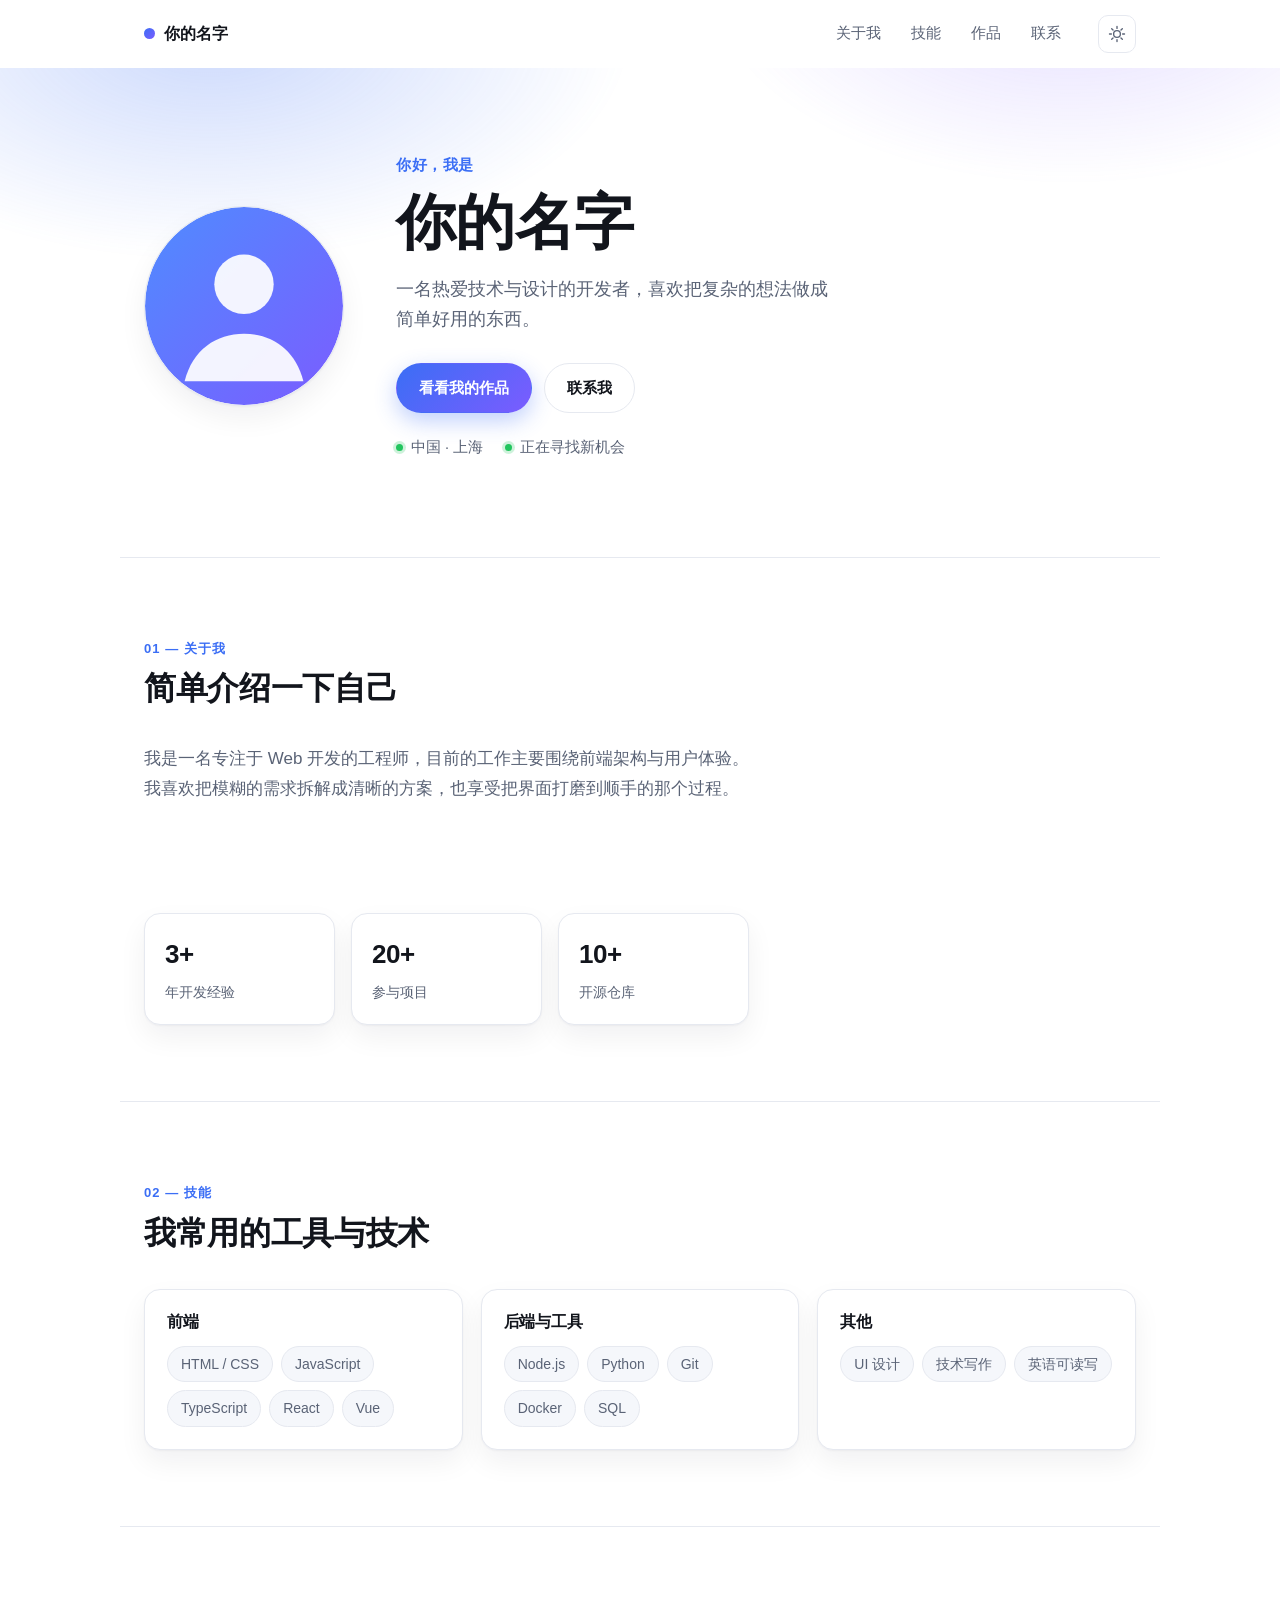
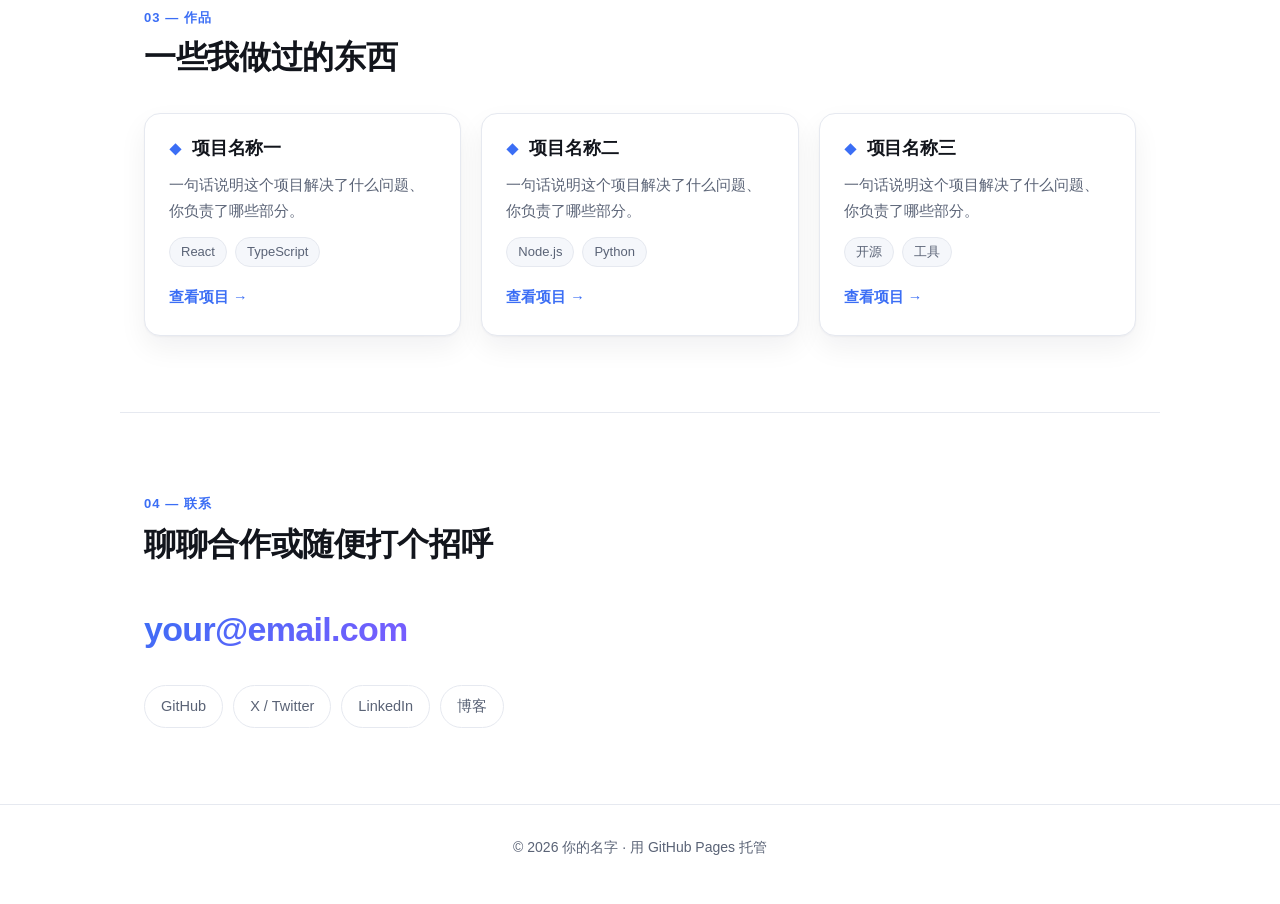
<file: index.html>
<!DOCTYPE html>
<html lang="zh-CN" data-theme="light">
<head>
  <meta charset="UTF-8" />
  <meta name="viewport" content="width=device-width, initial-scale=1.0" />

  <!-- ★ 修改这里：浏览器标签页标题 + 搜索引擎描述 -->
  <title>你的名字 · 个人主页</title>
  <meta name="description" content="你的名字的个人主页，一名热爱技术与设计的开发者。" />
  <meta name="author" content="你的名字" />

  <!-- 社交平台分享卡片 -->
  <meta property="og:type" content="website" />
  <meta property="og:title" content="你的名字 · 个人主页" />
  <meta property="og:description" content="你的名字的个人主页，一名热爱技术与设计的开发者。" />
  <meta name="twitter:card" content="summary" />

  <link rel="icon" href="data:image/svg+xml,<svg xmlns='http://www.w3.org/2000/svg' viewBox='0 0 100 100'><rect width='100' height='100' rx='24' fill='%232f6fed'/><text x='50' y='68' font-size='58' text-anchor='middle' fill='white' font-family='sans-serif' font-weight='700'>Y</text></svg>" />
  <link rel="stylesheet" href="styles.css" />
</head>
<body>

  <a class="skip-link" href="#main">跳到主要内容</a>

  <!-- ============ 顶部导航 ============ -->
  <header class="nav" id="nav">
    <div class="nav__inner">
      <!-- ★ 修改这里：左上角的名字缩写 -->
      <a class="nav__brand" href="#top">
        <span class="nav__dot"></span>
        <span>你的名字</span>
      </a>

      <nav class="nav__links" id="navLinks" aria-label="主导航">
        <a href="#about">关于我</a>
        <a href="#skills">技能</a>
        <a href="#projects">作品</a>
        <a href="#contact">联系</a>
      </nav>

      <div class="nav__actions">
        <button class="icon-btn" id="themeToggle" type="button" aria-label="切换深浅色主题" title="切换深浅色主题">
          <svg class="i-sun" viewBox="0 0 24 24" aria-hidden="true"><circle cx="12" cy="12" r="4.5"/><g stroke-linecap="round"><path d="M12 2v2.5M12 19.5V22M2 12h2.5M19.5 12H22M4.9 4.9l1.8 1.8M17.3 17.3l1.8 1.8M19.1 4.9l-1.8 1.8M6.7 17.3l-1.8 1.8"/></g></svg>
          <svg class="i-moon" viewBox="0 0 24 24" aria-hidden="true"><path d="M20 14.5A8.5 8.5 0 0 1 9.5 4a8.5 8.5 0 1 0 10.5 10.5z"/></svg>
        </button>
        <button class="icon-btn menu-btn" id="menuBtn" type="button" aria-label="打开菜单" aria-expanded="false">
          <svg viewBox="0 0 24 24" aria-hidden="true"><path d="M4 7h16M4 12h16M4 17h16" stroke-linecap="round"/></svg>
        </button>
      </div>
    </div>
  </header>

  <main id="main">

    <!-- ============ 首屏 ============ -->
    <section class="hero" id="top">
      <div class="hero__glow" aria-hidden="true"></div>

      <div class="hero__inner">
        <div class="hero__avatar reveal">
          <!-- ★ 想用自己的照片：把下面的 <svg> 整体换成 <img src="avatar.jpg" alt="我的头像"> -->
          <svg viewBox="0 0 200 200" role="img" aria-label="头像占位图">
            <defs>
              <linearGradient id="grad" x1="0" y1="0" x2="1" y2="1">
                <stop offset="0%" stop-color="#4f8cff"/>
                <stop offset="100%" stop-color="#7b5cff"/>
              </linearGradient>
            </defs>
            <circle cx="100" cy="100" r="100" fill="url(#grad)"/>
            <circle cx="100" cy="78" r="30" fill="rgba(255,255,255,.92)"/>
            <path d="M40 176c8-32 32-48 60-48s52 16 60 48z" fill="rgba(255,255,255,.92)"/>
          </svg>
        </div>

        <div class="hero__text">
          <p class="hero__hello reveal">你好，我是</p>
          <!-- ★ 修改这里：你的名字 -->
          <h1 class="reveal">你的名字</h1>
          <!-- ★ 修改这里：一句话介绍自己 -->
          <p class="hero__tagline reveal">
            一名热爱技术与设计的开发者，喜欢把复杂的想法做成简单好用的东西。
          </p>

          <div class="hero__cta reveal">
            <a class="btn btn--primary" href="#projects">看看我的作品</a>
            <a class="btn btn--ghost" href="#contact">联系我</a>
          </div>

          <ul class="hero__meta reveal">
            <!-- ★ 修改这里：所在城市 / 当前状态 -->
            <li><span class="meta-dot"></span>中国 · 上海</li>
            <li><span class="meta-dot"></span>正在寻找新机会</li>
          </ul>
        </div>
      </div>
    </section>

    <!-- ============ 关于我 ============ -->
    <section class="section" id="about">
      <div class="section__head reveal">
        <span class="section__eyebrow">01 — 关于我</span>
        <h2>简单介绍一下自己</h2>
      </div>

      <div class="about">
        <!-- ★ 修改这里：换成你的自我介绍，两三段最合适 -->
        <p class="reveal">
          我是一名专注于 Web 开发的工程师，目前的工作主要围绕前端架构与用户体验。
          我喜欢把模糊的需求拆解成清晰的方案，也享受把界面打磨到顺手的那个过程。
        </p>
        <p class="reveal">
          工作之外，我会写一点技术笔记，也会做一些自己用的小工具。
          如果你对我的项目感兴趣，欢迎随时找我聊聊。
        </p>

        <div class="facts reveal">
          <div class="fact">
            <strong>3+</strong>
            <span>年开发经验</span>
          </div>
          <div class="fact">
            <strong>20+</strong>
            <span>参与项目</span>
          </div>
          <div class="fact">
            <strong>10+</strong>
            <span>开源仓库</span>
          </div>
        </div>
      </div>
    </section>

    <!-- ============ 技能 ============ -->
    <section class="section" id="skills">
      <div class="section__head reveal">
        <span class="section__eyebrow">02 — 技能</span>
        <h2>我常用的工具与技术</h2>
      </div>

      <!-- ★ 修改这里：留下你会用的，删掉不用的 -->
      <div class="skills reveal">
        <div class="skill-group">
          <h3>前端</h3>
          <ul class="tags">
            <li>HTML / CSS</li>
            <li>JavaScript</li>
            <li>TypeScript</li>
            <li>React</li>
            <li>Vue</li>
          </ul>
        </div>

        <div class="skill-group">
          <h3>后端与工具</h3>
          <ul class="tags">
            <li>Node.js</li>
            <li>Python</li>
            <li>Git</li>
            <li>Docker</li>
            <li>SQL</li>
          </ul>
        </div>

        <div class="skill-group">
          <h3>其他</h3>
          <ul class="tags">
            <li>UI 设计</li>
            <li>技术写作</li>
            <li>英语可读写</li>
          </ul>
        </div>
      </div>
    </section>

    <!-- ============ 作品 ============ -->
    <section class="section" id="projects">
      <div class="section__head reveal">
        <span class="section__eyebrow">03 — 作品</span>
        <h2>一些我做过的东西</h2>
      </div>

      <!-- ★ 修改这里：一个卡片 = 一个项目，可以复制更多 -->
      <div class="cards">
        <article class="card reveal">
          <div class="card__top">
            <span class="card__icon" aria-hidden="true">◆</span>
            <h3>项目名称一</h3>
          </div>
          <p>一句话说明这个项目解决了什么问题、你负责了哪些部分。</p>
          <ul class="tags tags--small">
            <li>React</li>
            <li>TypeScript</li>
          </ul>
          <a class="card__link" href="#" target="_blank" rel="noopener">查看项目 →</a>
        </article>

        <article class="card reveal">
          <div class="card__top">
            <span class="card__icon" aria-hidden="true">◆</span>
            <h3>项目名称二</h3>
          </div>
          <p>一句话说明这个项目解决了什么问题、你负责了哪些部分。</p>
          <ul class="tags tags--small">
            <li>Node.js</li>
            <li>Python</li>
          </ul>
          <a class="card__link" href="#" target="_blank" rel="noopener">查看项目 →</a>
        </article>

        <article class="card reveal">
          <div class="card__top">
            <span class="card__icon" aria-hidden="true">◆</span>
            <h3>项目名称三</h3>
          </div>
          <p>一句话说明这个项目解决了什么问题、你负责了哪些部分。</p>
          <ul class="tags tags--small">
            <li>开源</li>
            <li>工具</li>
          </ul>
          <a class="card__link" href="#" target="_blank" rel="noopener">查看项目 →</a>
        </article>
      </div>
    </section>

    <!-- ============ 联系 ============ -->
    <section class="section" id="contact">
      <div class="section__head reveal">
        <span class="section__eyebrow">04 — 联系</span>
        <h2>聊聊合作或随便打个招呼</h2>
      </div>

      <div class="contact reveal">
        <!-- ★ 修改这里：换成你的真实邮箱（mailto 和文字都要改） -->
        <a class="contact__mail" href="mailto:your@email.com">your@email.com</a>

        <!-- ★ 修改这里：social 链接换成你的主页地址；不用的整行删掉 -->
        <ul class="social">
          <li><a href="https://github.com/你的用户名" target="_blank" rel="noopener">GitHub</a></li>
          <li><a href="https://x.com/你的用户名" target="_blank" rel="noopener">X / Twitter</a></li>
          <li><a href="https://www.linkedin.com/in/你的用户名" target="_blank" rel="noopener">LinkedIn</a></li>
          <li><a href="#" target="_blank" rel="noopener">博客</a></li>
        </ul>
      </div>
    </section>

  </main>

  <footer class="footer">
    <p>© <span id="year">2026</span> 你的名字 · 用 GitHub Pages 托管</p>
  </footer>

  <script src="script.js"></script>
</body>
</html>
</file>
<file: styles.css>
/* ============================================================
   个人主页样式
   想换配色：只改下面 :root 里的几个颜色变量就行
   ============================================================ */

:root {
  --accent: #3b6ef5;
  --accent-2: #7b5cff;
  --radius: 16px;
  --maxw: 1040px;

  --bg: #ffffff;
  --bg-soft: #f5f7fb;
  --card: #ffffff;
  --text: #12151c;
  --text-soft: #5a6376;
  --line: #e6e9f0;
  --shadow: 0 1px 2px rgba(16, 24, 40, .04), 0 12px 28px rgba(16, 24, 40, .06);
}

[data-theme="dark"] {
  --bg: #0c0f16;
  --bg-soft: #11151e;
  --card: #141924;
  --text: #eef1f7;
  --text-soft: #9aa3b6;
  --line: #232a38;
  --shadow: 0 1px 2px rgba(0, 0, 0, .3), 0 12px 28px rgba(0, 0, 0, .35);
}

* { box-sizing: border-box; }

html {
  scroll-behavior: smooth;
  scroll-padding-top: 88px;
  -webkit-text-size-adjust: 100%;
}

body {
  margin: 0;
  background: var(--bg);
  color: var(--text);
  font-family: -apple-system, BlinkMacSystemFont, "Segoe UI", "PingFang SC",
               "Hiragino Sans GB", "Microsoft YaHei", "Helvetica Neue", Arial, sans-serif;
  font-size: 16px;
  line-height: 1.75;
  -webkit-font-smoothing: antialiased;
  transition: background-color .25s ease, color .25s ease;
}

img, svg { max-width: 100%; }
a { color: inherit; text-decoration: none; }
h1, h2, h3 { line-height: 1.25; letter-spacing: -.01em; margin: 0; }

.skip-link {
  position: absolute;
  left: -9999px;
}
.skip-link:focus {
  left: 16px; top: 16px; z-index: 100;
  background: var(--accent); color: #fff;
  padding: 8px 14px; border-radius: 8px;
}

/* ---------------- 导航 ---------------- */
.nav {
  position: sticky;
  top: 0;
  z-index: 50;
  background: color-mix(in srgb, var(--bg) 78%, transparent);
  backdrop-filter: saturate(180%) blur(14px);
  border-bottom: 1px solid transparent;
  transition: border-color .2s ease, background-color .2s ease;
}
.nav.is-stuck { border-bottom-color: var(--line); }

.nav__inner {
  max-width: var(--maxw);
  margin: 0 auto;
  padding: 14px 24px;
  display: flex;
  align-items: center;
  gap: 24px;
}

.nav__brand {
  display: flex;
  align-items: center;
  gap: 9px;
  font-weight: 700;
  letter-spacing: -.01em;
}
.nav__dot {
  width: 11px; height: 11px; border-radius: 50%;
  background: linear-gradient(135deg, var(--accent), var(--accent-2));
}

.nav__links {
  display: flex;
  gap: 4px;
  margin-left: auto;
}
.nav__links a {
  padding: 7px 13px;
  border-radius: 999px;
  font-size: 14.5px;
  color: var(--text-soft);
  transition: color .18s ease, background-color .18s ease;
}
.nav__links a:hover { color: var(--text); background: var(--bg-soft); }
.nav__links a.is-active { color: var(--text); background: var(--bg-soft); font-weight: 600; }

.nav__actions { display: flex; gap: 8px; }

.icon-btn {
  width: 38px; height: 38px;
  display: grid; place-items: center;
  border: 1px solid var(--line);
  border-radius: 10px;
  background: var(--card);
  color: var(--text-soft);
  cursor: pointer;
  transition: color .18s ease, border-color .18s ease, transform .18s ease;
}
.icon-btn:hover { color: var(--text); border-color: color-mix(in srgb, var(--accent) 45%, var(--line)); }
.icon-btn:active { transform: scale(.96); }
.icon-btn svg { width: 18px; height: 18px; fill: none; stroke: currentColor; stroke-width: 1.8; }

.i-moon { display: none; }
[data-theme="dark"] .i-sun { display: none; }
[data-theme="dark"] .i-moon { display: block; }

.menu-btn { display: none; }

/* ---------------- 首屏 ---------------- */
.hero { position: relative; overflow: hidden; }

.hero__glow {
  position: absolute;
  inset: -30% -10% auto -10%;
  height: 620px;
  background:
    radial-gradient(600px 320px at 22% 18%, color-mix(in srgb, var(--accent) 26%, transparent), transparent 70%),
    radial-gradient(520px 300px at 78% 8%, color-mix(in srgb, var(--accent-2) 22%, transparent), transparent 70%);
  filter: blur(6px);
  pointer-events: none;
}

.hero__inner {
  position: relative;
  max-width: var(--maxw);
  margin: 0 auto;
  padding: 84px 24px 96px;
  display: grid;
  grid-template-columns: 200px 1fr;
  gap: 52px;
  align-items: center;
}

.hero__avatar {
  width: 200px; height: 200px;
  border-radius: 50%;
  overflow: hidden;
  border: 1px solid var(--line);
  box-shadow: var(--shadow);
  background: var(--card);
}
.hero__avatar svg, .hero__avatar img { display: block; width: 100%; height: 100%; object-fit: cover; }

.hero__hello {
  margin: 0 0 6px;
  font-size: 15px;
  color: var(--accent);
  font-weight: 600;
  letter-spacing: .04em;
}

.hero h1 {
  font-size: clamp(38px, 6.2vw, 60px);
  font-weight: 800;
  margin-bottom: 14px;
}

.hero__tagline {
  margin: 0;
  max-width: 46ch;
  font-size: 17.5px;
  color: var(--text-soft);
}

.hero__cta { display: flex; flex-wrap: wrap; gap: 12px; margin: 28px 0 22px; }

.btn {
  display: inline-flex;
  align-items: center;
  padding: 11px 22px;
  border-radius: 999px;
  font-size: 15px;
  font-weight: 600;
  border: 1px solid transparent;
  transition: transform .18s ease, opacity .18s ease, border-color .18s ease, background-color .18s ease;
}
.btn:active { transform: translateY(1px); }
.btn--primary {
  color: #fff;
  background: linear-gradient(135deg, var(--accent), var(--accent-2));
  box-shadow: 0 8px 22px color-mix(in srgb, var(--accent) 32%, transparent);
}
.btn--primary:hover { opacity: .92; }
.btn--ghost { border-color: var(--line); color: var(--text); background: var(--card); }
.btn--ghost:hover { border-color: color-mix(in srgb, var(--accent) 45%, var(--line)); }

.hero__meta {
  list-style: none;
  display: flex;
  flex-wrap: wrap;
  gap: 8px 22px;
  margin: 0;
  padding: 0;
  font-size: 14.5px;
  color: var(--text-soft);
}
.hero__meta li { display: flex; align-items: center; gap: 8px; }
.meta-dot {
  width: 7px; height: 7px; border-radius: 50%;
  background: #22c55e;
  box-shadow: 0 0 0 3px color-mix(in srgb, #22c55e 22%, transparent);
}

/* ---------------- 通用区块 ---------------- */
.section {
  max-width: var(--maxw);
  margin: 0 auto;
  padding: 76px 24px;
  border-top: 1px solid var(--line);
}

.section__eyebrow {
  display: inline-block;
  font-size: 13px;
  font-weight: 700;
  letter-spacing: .08em;
  color: var(--accent);
  text-transform: uppercase;
  margin-bottom: 8px;
}
.section__head h2 { font-size: clamp(24px, 3.4vw, 32px); font-weight: 750; }
.section__head { margin-bottom: 36px; }

/* ---------------- 关于我 ---------------- */
.about { max-width: 68ch; }
.about p { margin: 0 0 16px; color: var(--text-soft); font-size: 17px; }

.facts {
  display: grid;
  grid-template-columns: repeat(3, minmax(0, 1fr));
  gap: 16px;
  margin-top: 34px;
}
.fact {
  background: var(--card);
  border: 1px solid var(--line);
  border-radius: var(--radius);
  padding: 18px 20px;
  box-shadow: var(--shadow);
}
.fact strong { display: block; font-size: 26px; font-weight: 800; letter-spacing: -.02em; }
.fact span { font-size: 14px; color: var(--text-soft); }

/* ---------------- 技能 ---------------- */
.skills {
  display: grid;
  grid-template-columns: repeat(auto-fit, minmax(240px, 1fr));
  gap: 18px;
}
.skill-group {
  background: var(--card);
  border: 1px solid var(--line);
  border-radius: var(--radius);
  padding: 22px;
  box-shadow: var(--shadow);
}
.skill-group h3 { font-size: 16px; margin-bottom: 14px; }

.tags {
  list-style: none;
  display: flex;
  flex-wrap: wrap;
  gap: 8px;
  margin: 0;
  padding: 0;
}
.tags li {
  font-size: 14px;
  padding: 5px 13px;
  border-radius: 999px;
  background: var(--bg-soft);
  border: 1px solid var(--line);
  color: var(--text-soft);
}
.tags--small li { font-size: 13px; padding: 3px 11px; }

/* ---------------- 作品 ---------------- */
.cards {
  display: grid;
  grid-template-columns: repeat(auto-fit, minmax(270px, 1fr));
  gap: 20px;
}
.card {
  display: flex;
  flex-direction: column;
  gap: 12px;
  background: var(--card);
  border: 1px solid var(--line);
  border-radius: var(--radius);
  padding: 24px;
  box-shadow: var(--shadow);
  transition: transform .22s ease, border-color .22s ease;
}
.card:hover {
  transform: translateY(-3px);
  border-color: color-mix(in srgb, var(--accent) 40%, var(--line));
}
.card__top { display: flex; align-items: center; gap: 10px; }
.card__icon {
  color: var(--accent);
  font-size: 13px;
  line-height: 1;
}
.card h3 { font-size: 17.5px; }
.card p { margin: 0; font-size: 15px; color: var(--text-soft); }
.card__link {
  margin-top: auto;
  padding-top: 6px;
  font-size: 14.5px;
  font-weight: 600;
  color: var(--accent);
}
.card__link:hover { text-decoration: underline; }

/* ---------------- 联系 ---------------- */
.contact { text-align: left; }
.contact__mail {
  display: inline-block;
  font-size: clamp(22px, 4vw, 34px);
  font-weight: 750;
  letter-spacing: -.02em;
  background: linear-gradient(135deg, var(--accent), var(--accent-2));
  -webkit-background-clip: text;
  background-clip: text;
  color: transparent;
  word-break: break-all;
}
.social {
  list-style: none;
  display: flex;
  flex-wrap: wrap;
  gap: 10px;
  margin: 26px 0 0;
  padding: 0;
}
.social a {
  display: inline-flex;
  padding: 8px 16px;
  border: 1px solid var(--line);
  border-radius: 999px;
  font-size: 14.5px;
  color: var(--text-soft);
  background: var(--card);
  transition: color .18s ease, border-color .18s ease, transform .18s ease;
}
.social a:hover {
  color: var(--text);
  border-color: color-mix(in srgb, var(--accent) 45%, var(--line));
  transform: translateY(-1px);
}

/* ---------------- 页脚 ---------------- */
.footer {
  border-top: 1px solid var(--line);
  padding: 30px 24px 44px;
  text-align: center;
  font-size: 14px;
  color: var(--text-soft);
}
.footer p { margin: 0; }

/* ---------------- 滚动出现动画 ---------------- */
.reveal {
  opacity: 0;
  transform: translateY(16px);
  transition: opacity .6s cubic-bezier(.22,.61,.36,1), transform .6s cubic-bezier(.22,.61,.36,1);
}
.reveal.is-visible { opacity: 1; transform: none; }

@media (prefers-reduced-motion: reduce) {
  html { scroll-behavior: auto; }
  .reveal { opacity: 1; transform: none; transition: none; }
  .card:hover, .social a:hover, .btn:active { transform: none; }
}

/* ---------------- 响应式 ---------------- */
@media (max-width: 820px) {
  .nav__inner { padding: 12px 18px; gap: 12px; }
  .menu-btn { display: grid; }
  .nav__links {
    position: absolute;
    left: 12px; right: 12px; top: calc(100% + 8px);
    flex-direction: column;
    gap: 2px;
    padding: 10px;
    background: var(--card);
    border: 1px solid var(--line);
    border-radius: 14px;
    box-shadow: var(--shadow);
    display: none;
  }
  .nav__links.is-open { display: flex; }
  .nav__links a { padding: 10px 12px; border-radius: 10px; }

  .hero__inner {
    grid-template-columns: 1fr;
    justify-items: start;
    gap: 26px;
    padding: 52px 18px 68px;
  }
  .hero__avatar { width: 132px; height: 132px; }

  .section { padding: 58px 18px; }
  .facts { grid-template-columns: repeat(auto-fit, minmax(140px, 1fr)); }
}

@media (max-width: 420px) {
  .hero__cta { width: 100%; }
  .btn { flex: 1; justify-content: center; }
}

/* 打印时去掉装饰 */
@media print {
  .nav, .hero__glow, .footer { display: none; }
  .reveal { opacity: 1; transform: none; }
  body { color: #000; background: #fff; }
}
</file>
